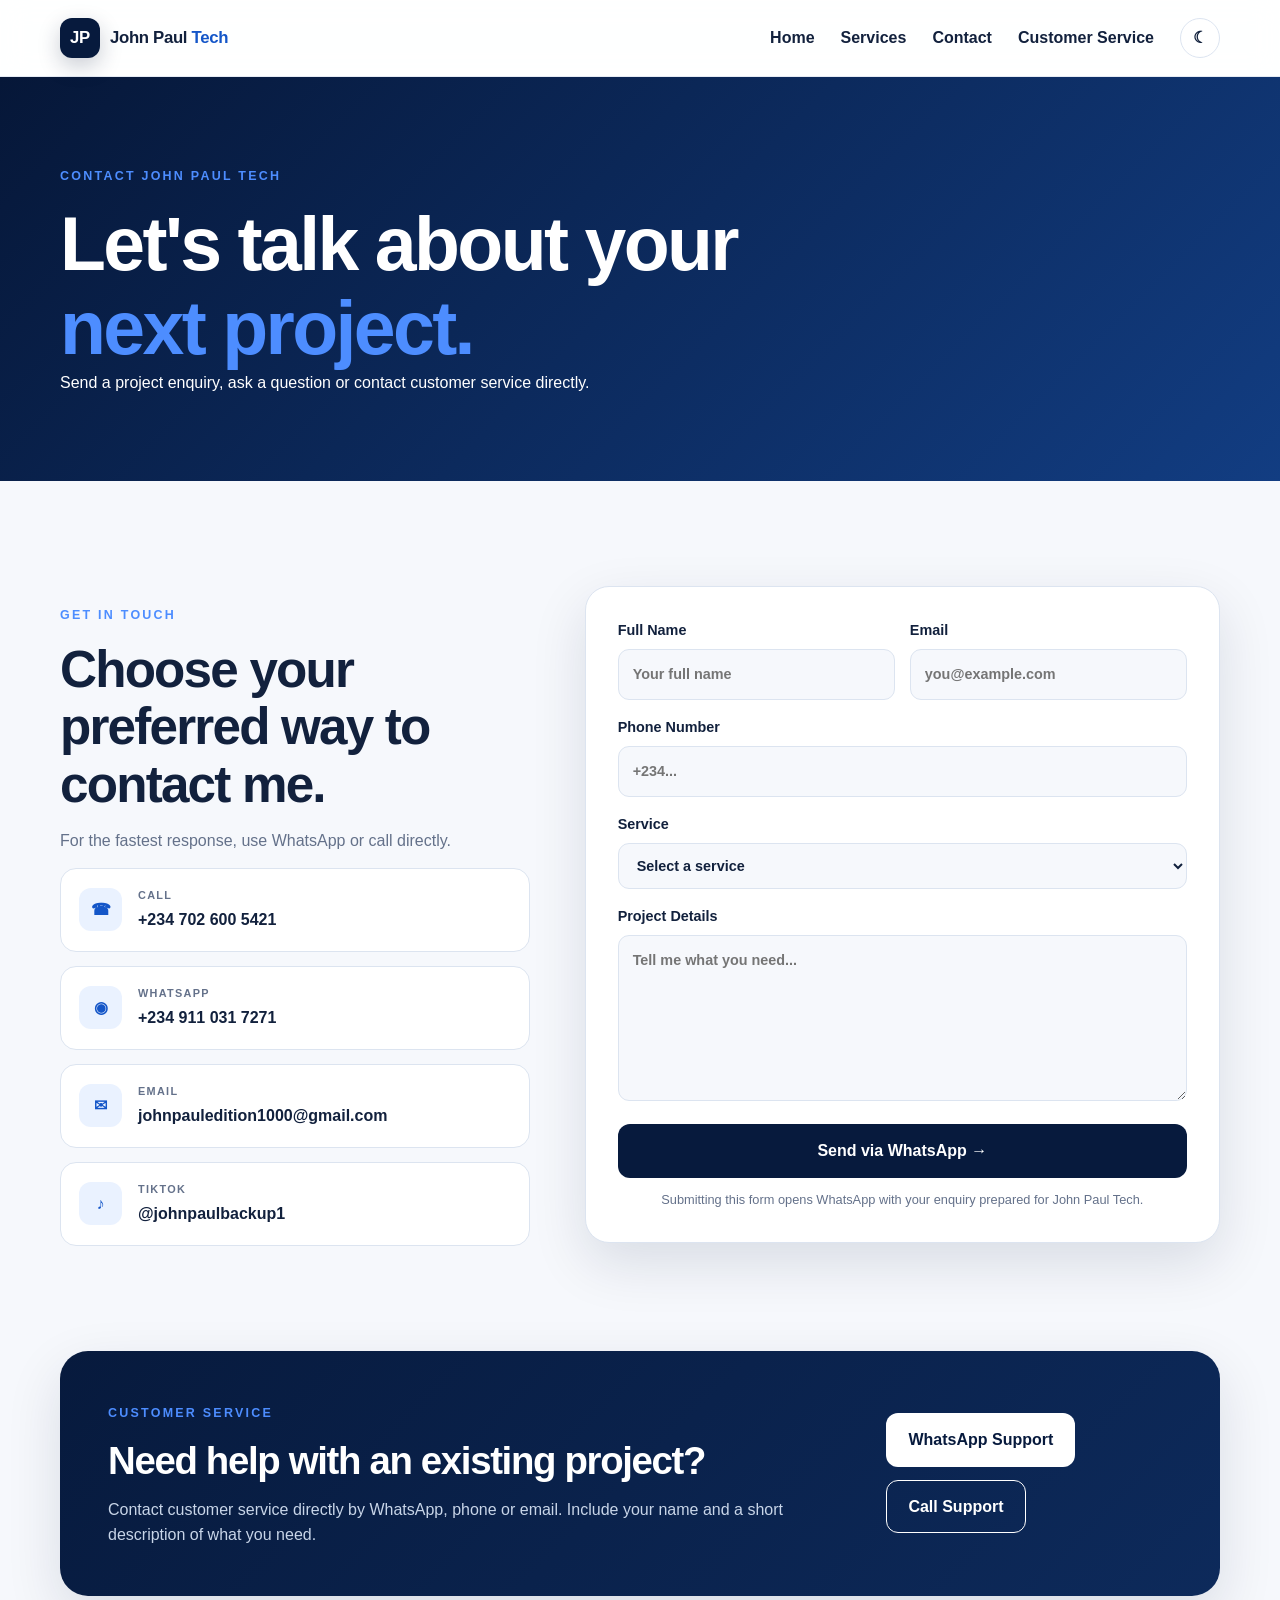
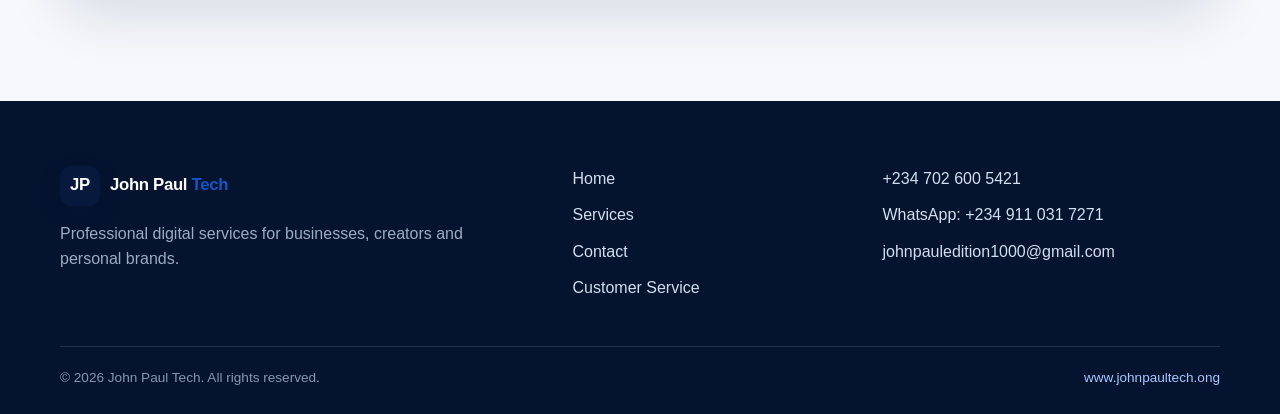
<file: john paul tech/contact.html>
<!DOCTYPE html>
<html lang="en">
<head>
  <meta charset="UTF-8">
  <meta name="viewport" content="width=device-width, initial-scale=1.0">
  <meta name="description" content="Contact John Paul Tech for website programming, graphic design, video editing, social media promotion and Facebook page setup.">
  <meta name="theme-color" content="#071a3d">
  <title>Contact | John Paul Tech</title>
  <link rel="stylesheet" href="style.css">
</head>
<body>
  <header class="site-header">
    <nav class="navbar container">
      <a class="brand" href="index.html"><span class="brand-mark">JP</span><span>John Paul <strong>Tech</strong></span></a>
      <button class="menu-toggle" aria-label="Open navigation" aria-expanded="false">☰</button>
      <div class="nav-links">
        <a href="index.html#home">Home</a>
        <a href="index.html#services">Services</a>
        <a href="contact.html">Contact</a>
        <a href="#customer-service">Customer Service</a>
        <button id="themeToggle" class="theme-toggle" type="button" aria-label="Toggle dark/light mode">☾</button>
      </div>
    </nav>
  </header>

  <main>
    <section class="page-hero">
      <div class="container reveal">
        <span class="eyebrow">CONTACT JOHN PAUL TECH</span>
        <h1>Let's talk about your <span>next project.</span></h1>
        <p>Send a project enquiry, ask a question or contact customer service directly.</p>
      </div>
    </section>

    <section class="contact-section section">
      <div class="container contact-grid">
        <div class="contact-info reveal">
          <span class="eyebrow">GET IN TOUCH</span>
          <h2>Choose your preferred way to contact me.</h2>
          <p>For the fastest response, use WhatsApp or call directly.</p>

          <a class="contact-card" href="tel:+2347026005421">
            <span class="contact-icon">☎</span>
            <span><small>CALL</small><strong>+234 702 600 5421</strong></span>
          </a>
          <a class="contact-card" href="https://wa.me/2349110317271" target="_blank" rel="noopener">
            <span class="contact-icon">◉</span>
            <span><small>WHATSAPP</small><strong>+234 911 031 7271</strong></span>
          </a>
          <a class="contact-card" href="mailto:johnpauledition1000@gmail.com">
            <span class="contact-icon">✉</span>
            <span><small>EMAIL</small><strong>johnpauledition1000@gmail.com</strong></span>
          </a>
          <a class="contact-card" href="https://www.tiktok.com/link/v2?aid=1988&lang=en&scene=bio_url&target=tiktok.com%2F%40johnpaulbackup1" target="_blank" rel="noopener">
            <span class="contact-icon">♪</span>
            <span><small>TIKTOK</small><strong>@johnpaulbackup1</strong></span>
          </a>
        </div>

        <div class="form-card reveal delay-1">
          <form id="contactForm">
            <div class="form-row">
              <label>Full Name<input id="name" type="text" placeholder="Your full name" required></label>
              <label>Email<input id="email" type="email" placeholder="you@example.com" required></label>
            </div>
            <label>Phone Number<input id="phone" type="tel" placeholder="+234..." required></label>
            <label>Service
              <select id="service">
                <option value="">Select a service</option>
                <option>Website Programming</option>
                <option>Graphic Design</option>
                <option>Video Editing</option>
                <option>Social Media Promotion</option>
                <option>Facebook Page Setup</option>
                <option>Other Enquiry</option>
              </select>
            </label>
            <label>Project Details<textarea id="message" rows="6" placeholder="Tell me what you need..." required></textarea></label>
            <button class="btn btn-primary form-submit" type="submit">Send via WhatsApp →</button>
            <p class="form-note">Submitting this form opens WhatsApp with your enquiry prepared for John Paul Tech.</p>
          </form>
        </div>
      </div>
    </section>

    <section id="customer-service" class="customer-section section">
      <div class="container customer-box reveal">
        <div>
          <span class="eyebrow">CUSTOMER SERVICE</span>
          <h2>Need help with an existing project?</h2>
          <p>Contact customer service directly by WhatsApp, phone or email. Include your name and a short description of what you need.</p>
        </div>
        <div class="customer-actions">
          <a class="btn btn-primary" href="https://wa.me/2349110317271?text=Hello%20John%20Paul%20Tech%2C%20I%20need%20customer%20service%20assistance." target="_blank" rel="noopener">WhatsApp Support</a>
          <a class="btn btn-outline" href="tel:+2347026005421">Call Support</a>
        </div>
      </div>
    </section>
  </main>

  <footer class="footer">
    <div class="container footer-grid">
      <div>
        <a class="brand footer-brand" href="index.html"><span class="brand-mark">JP</span><span>John Paul <strong>Tech</strong></span></a>
        <p>Professional digital services for businesses, creators and personal brands.</p>
      </div>
      <div class="footer-links">
        <a href="index.html#home">Home</a><a href="index.html#services">Services</a><a href="contact.html">Contact</a><a href="#customer-service">Customer Service</a>
      </div>
      <div class="footer-contact">
        <a href="tel:+2347026005421">+234 702 600 5421</a>
        <a href="https://wa.me/2349110317271" target="_blank" rel="noopener">WhatsApp: +234 911 031 7271</a>
        <a href="mailto:johnpauledition1000@gmail.com">johnpauledition1000@gmail.com</a>
      </div>
    </div>
    <div class="container copyright">
      <span>© <span id="year"></span> John Paul Tech. All rights reserved.</span>
      <a href="https://www.johnpaultech.ong">www.johnpaultech.ong</a>
    </div>
  </footer>

  <button id="backToTop" class="back-to-top" aria-label="Back to top">↑</button>
  <script src="script.js"></script>
</body>
</html>
</file>
<file: john paul tech/style.css>
:root{
  --navy:#071a3d;--navy-2:#0d2a5b;--blue:#1456c8;--sky:#4d8dff;--white:#fff;
  --text:#12213d;--muted:#64718a;--bg:#f6f8fc;--card:#fff;--line:#dce4f0;
  --shadow:0 20px 55px rgba(7,26,61,.12);--radius:22px;
}
*{box-sizing:border-box;margin:0;padding:0}
html{scroll-behavior:smooth}
body{font-family:Inter,Segoe UI,Roboto,Arial,sans-serif;color:var(--text);background:var(--bg);line-height:1.6;overflow-x:hidden;transition:background .3s,color .3s}
a{text-decoration:none;color:inherit}
button,input,textarea,select{font:inherit}
.container{width:min(1160px,92%);margin:auto}
.site-header{position:sticky;top:0;z-index:100;background:rgba(255,255,255,.9);backdrop-filter:blur(14px);border-bottom:1px solid rgba(220,228,240,.75)}
.navbar{min-height:76px;display:flex;align-items:center;justify-content:space-between;gap:24px}
.brand{display:flex;align-items:center;gap:10px;font-size:1.05rem;font-weight:800;letter-spacing:-.02em}
.brand strong{color:var(--blue)}
.brand-mark{display:grid;place-items:center;width:40px;height:40px;border-radius:12px;background:var(--navy);color:#fff;font-weight:900;box-shadow:0 8px 22px rgba(7,26,61,.22)}
.nav-links{display:flex;align-items:center;gap:26px;font-weight:650}
.nav-links a{position:relative;padding:8px 0}
.nav-links a:after{content:"";position:absolute;left:0;bottom:0;width:0;height:2px;background:var(--blue);transition:.25s}
.nav-links a:hover:after{width:100%}
.theme-toggle{border:1px solid var(--line);background:var(--card);width:40px;height:40px;border-radius:50%;cursor:pointer;color:var(--text)}
.menu-toggle{display:none;background:none;border:0;font-size:1.7rem;color:var(--navy);cursor:pointer}
.hero{position:relative;overflow:hidden;background:linear-gradient(135deg,#061738 0%,#0a2450 55%,#123d82 100%);color:#fff;padding:110px 0 90px}
.hero-grid{display:grid;grid-template-columns:1.1fr .9fr;align-items:center;gap:65px;position:relative;z-index:2}
.eyebrow{font-size:.78rem;font-weight:850;letter-spacing:.18em;color:var(--sky);display:inline-block;margin-bottom:15px}
.hero .eyebrow{color:#8eb9ff}
h1,h2,h3{line-height:1.12;letter-spacing:-.035em}
h1{font-size:clamp(2.8rem,6vw,5.2rem);max-width:760px}
h1 span,h2 span{color:#4d8dff}
.hero-text{font-size:1.12rem;color:#d4def0;max-width:650px;margin:24px 0 30px}
.hero-actions,.cta-actions,.customer-actions{display:flex;gap:13px;flex-wrap:wrap}
.btn{display:inline-flex;align-items:center;justify-content:center;border-radius:12px;padding:13px 21px;font-weight:800;border:1px solid transparent;transition:transform .25s,box-shadow .25s,background .25s}
.btn:hover{transform:translateY(-3px);box-shadow:0 12px 25px rgba(0,0,0,.14)}
.btn-primary{background:#fff;color:var(--navy)}
.hero .btn-primary{background:#fff;color:var(--navy)}
.btn-outline{background:transparent;border-color:currentColor}
.hero .btn-outline{color:#fff}
.btn-light{background:#fff;color:var(--navy)}
.quick-contact{display:flex;gap:10px;flex-wrap:wrap;margin-top:24px;font-size:.88rem;color:#c5d3e8}
.quick-contact a:hover{color:#fff}
.hero-card{position:relative;min-height:390px;display:grid;place-items:center}
.code-window{width:min(100%,480px);background:#0a1121;border:1px solid rgba(255,255,255,.14);border-radius:20px;box-shadow:0 30px 80px rgba(0,0,0,.32);overflow:hidden;transform:rotate(1deg)}
.window-bar{height:48px;display:flex;align-items:center;gap:7px;padding:0 16px;background:#101a2d;color:#8fa1bd;font-size:.76rem}
.window-bar i{width:10px;height:10px;border-radius:50%;background:#4b6388}.window-bar span{margin-left:8px}
.code-body{padding:35px 30px 40px;font-family:Consolas,monospace;font-size:1rem;line-height:2.1;color:#e6edf8}
.indent{padding-left:25px}.purple{color:#c792ea}.blue{color:#82aaff}.green{color:#c3e88d}
.floating-stat{position:absolute;background:#fff;color:var(--navy);padding:14px 18px;border-radius:15px;box-shadow:var(--shadow);display:flex;flex-direction:column}
.floating-stat strong{font-size:1.3rem}.floating-stat small{color:var(--muted)}.stat-one{top:35px;right:0}.stat-two{bottom:30px;left:0}
.hero-glow{position:absolute;border-radius:50%;filter:blur(5px);opacity:.35}.glow-one{width:300px;height:300px;background:#1767e8;right:-120px;top:-80px}.glow-two{width:240px;height:240px;background:#5b8fff;left:-130px;bottom:-120px}
.trust-strip{background:#fff;border-bottom:1px solid var(--line)}
.trust-grid{display:grid;grid-template-columns:repeat(4,1fr);padding:22px 0}
.trust-grid div{display:flex;gap:12px;justify-content:center;align-items:center;border-right:1px solid var(--line)}.trust-grid div:last-child{border:0}
.trust-grid strong{color:var(--blue);font-size:.85rem}.trust-grid span{font-weight:750}
.section{padding:105px 0}.section-heading{text-align:center;max-width:700px;margin:0 auto 50px}.section-heading h2,.customer-box h2,.contact-info h2{font-size:clamp(2rem,4vw,3.25rem);margin-bottom:15px}.section-heading p,.contact-info>p{color:var(--muted)}
.service-grid{display:grid;grid-template-columns:repeat(3,1fr);gap:20px}
.service-card{background:var(--card);border:1px solid var(--line);border-radius:var(--radius);padding:30px;box-shadow:0 8px 30px rgba(7,26,61,.05);transition:.3s}
.service-card:hover{transform:translateY(-8px);box-shadow:var(--shadow);border-color:#a9c3ee}
.service-icon{width:50px;height:50px;border-radius:15px;display:grid;place-items:center;background:#eaf2ff;color:var(--blue);font-size:1.3rem;font-weight:900;margin-bottom:20px}
.service-card h3{font-size:1.35rem;margin-bottom:10px}.service-card p{color:var(--muted);margin-bottom:20px}.service-card a{color:var(--blue);font-weight:800}
.showcase{background:#fff}.gallery{display:grid;grid-template-columns:repeat(4,1fr);gap:18px}
.gallery-item{border:0;padding:0;background:none;border-radius:18px;overflow:hidden;position:relative;cursor:pointer;aspect-ratio:1/1.08}
.gallery-item img{width:100%;height:100%;object-fit:cover;display:block;transition:transform .5s}
.gallery-item:hover img{transform:scale(1.07)}.gallery-item span{position:absolute;bottom:0;left:0;right:0;padding:18px;color:#fff;text-align:left;font-weight:800;background:linear-gradient(transparent,rgba(0,0,0,.72))}
.cta-section{padding:30px 0 105px;background:#fff}.cta-box,.customer-box{background:linear-gradient(135deg,var(--navy),var(--navy-2));color:#fff;border-radius:28px;padding:48px;display:flex;align-items:center;justify-content:space-between;gap:35px;box-shadow:var(--shadow)}
.cta-box h2,.customer-box h2{font-size:clamp(1.9rem,3vw,3rem);max-width:700px}.cta-box p,.customer-box p{color:#c8d5e8;margin-top:10px}
.page-hero{background:linear-gradient(135deg,#061738,#123d82);color:#fff;padding:85px 0}.page-hero h1{max-width:800px;font-size:clamp(2.7rem,6vw,4.7rem)}
.contact-grid{display:grid;grid-template-columns:.85fr 1.15fr;gap:55px;align-items:start}
.contact-info{padding-top:15px}.contact-card{display:flex;gap:16px;align-items:center;background:var(--card);border:1px solid var(--line);padding:18px;border-radius:16px;margin-top:14px;transition:.25s}.contact-card:hover{transform:translateX(5px);border-color:#a9c3ee}
.contact-card small{display:block;color:var(--muted);font-weight:800;font-size:.68rem;letter-spacing:.12em}.contact-card strong{display:block;margin-top:3px}.contact-icon{width:43px;height:43px;border-radius:12px;background:#eaf2ff;color:var(--blue);display:grid;place-items:center;font-weight:900}
.form-card{background:var(--card);border:1px solid var(--line);padding:32px;border-radius:24px;box-shadow:var(--shadow)}
.form-row{display:grid;grid-template-columns:1fr 1fr;gap:15px}
label{display:block;font-size:.9rem;font-weight:750;margin-bottom:16px}input,textarea,select{width:100%;border:1px solid var(--line);background:var(--bg);color:var(--text);padding:13px 14px;border-radius:11px;margin-top:7px;outline:none;transition:.2s}input:focus,textarea:focus,select:focus{border-color:var(--blue);box-shadow:0 0 0 3px rgba(20,86,200,.1)}textarea{resize:vertical}.form-submit{width:100%;cursor:pointer;background:var(--navy);color:#fff}.form-note{font-size:.8rem;color:var(--muted);margin-top:12px;text-align:center}
.customer-section{padding-top:0}.customer-box{align-items:center}
.footer{background:#04132e;color:#d4def0;padding:65px 0 25px}.footer-grid{display:grid;grid-template-columns:1.4fr .8fr 1fr;gap:40px}.footer-brand{color:#fff}.footer p{color:#9eacc2;margin-top:15px;max-width:430px}.footer-links,.footer-contact{display:flex;flex-direction:column;gap:11px}.footer-links a:hover,.footer-contact a:hover{color:#fff}.copyright{border-top:1px solid rgba(255,255,255,.12);margin-top:45px;padding-top:20px;display:flex;justify-content:space-between;gap:15px;color:#8797b0;font-size:.85rem}.copyright a{color:#a9c7ff}
.back-to-top{position:fixed;right:22px;bottom:22px;width:48px;height:48px;border:0;border-radius:50%;background:var(--blue);color:#fff;font-size:1.25rem;cursor:pointer;box-shadow:0 12px 25px rgba(20,86,200,.3);opacity:0;visibility:hidden;transform:translateY(15px);transition:.3s;z-index:90}.back-to-top.show{opacity:1;visibility:visible;transform:none}
.lightbox{position:fixed;inset:0;background:rgba(2,8,20,.9);display:grid;place-items:center;padding:30px;opacity:0;visibility:hidden;transition:.25s;z-index:200}.lightbox.open{opacity:1;visibility:visible}.lightbox img{max-width:min(1000px,92vw);max-height:85vh;border-radius:15px}.lightbox-close{position:absolute;right:25px;top:15px;border:0;background:none;color:#fff;font-size:2.6rem;cursor:pointer}
.reveal{opacity:0;transform:translateY(24px);transition:opacity .7s ease,transform .7s ease}.reveal.visible{opacity:1;transform:none}.delay-1{transition-delay:.12s}.delay-2{transition-delay:.24s}

body.dark{--text:#eef4ff;--muted:#a8b5c9;--bg:#061126;--card:#0b1931;--line:#1c3152;--white:#fff}
body.dark .site-header,body.dark .trust-strip,body.dark .showcase,body.dark .cta-section{background:#07162d}
body.dark .theme-toggle{background:#0b1931;color:#fff}
body.dark .menu-toggle{color:#fff}
body.dark .service-icon,body.dark .contact-icon{background:#112b54}
body.dark input,body.dark textarea,body.dark select{background:#08162b}
body.dark .floating-stat{background:#0b1931;color:#fff}
body.dark .trust-strip{border-color:#1c3152}

@media(max-width:900px){
  .menu-toggle{display:block}
  .nav-links{position:absolute;top:76px;left:0;right:0;background:var(--card);padding:18px 5%;display:flex;flex-direction:column;align-items:stretch;gap:5px;border-bottom:1px solid var(--line);box-shadow:0 15px 30px rgba(0,0,0,.08);transform:translateY(-130%);opacity:0;pointer-events:none;transition:.3s}
  .nav-links.open{transform:none;opacity:1;pointer-events:auto}
  .nav-links a{padding:12px 4px}.theme-toggle{align-self:flex-start}
  .hero-grid,.contact-grid{grid-template-columns:1fr}.hero{padding:85px 0}.hero-card{min-height:340px}.service-grid{grid-template-columns:repeat(2,1fr)}.gallery{grid-template-columns:repeat(2,1fr)}
  .cta-box,.customer-box{flex-direction:column;align-items:flex-start}.footer-grid{grid-template-columns:1fr 1fr}
}
@media(max-width:600px){
  .navbar{min-height:68px}.nav-links{top:68px}.brand{font-size:.95rem}.brand-mark{width:36px;height:36px}
  .hero{padding:70px 0 60px}.hero-actions .btn{width:100%}.quick-contact{font-size:.78rem}.hero-card{min-height:290px}.code-body{padding:25px 20px;font-size:.82rem}.stat-one{right:-4px}.stat-two{left:-4px}
  .trust-grid{grid-template-columns:1fr 1fr}.trust-grid div{padding:10px 4px;border-bottom:1px solid var(--line)}.trust-grid div:nth-child(2){border-right:0}.trust-grid div:nth-child(3),.trust-grid div:nth-child(4){border-bottom:0}
  .section{padding:75px 0}.service-grid,.gallery,.form-row{grid-template-columns:1fr}.service-card{padding:24px}.cta-box,.customer-box{padding:30px}.footer-grid{grid-template-columns:1fr}.copyright{flex-direction:column}
}
</file>
